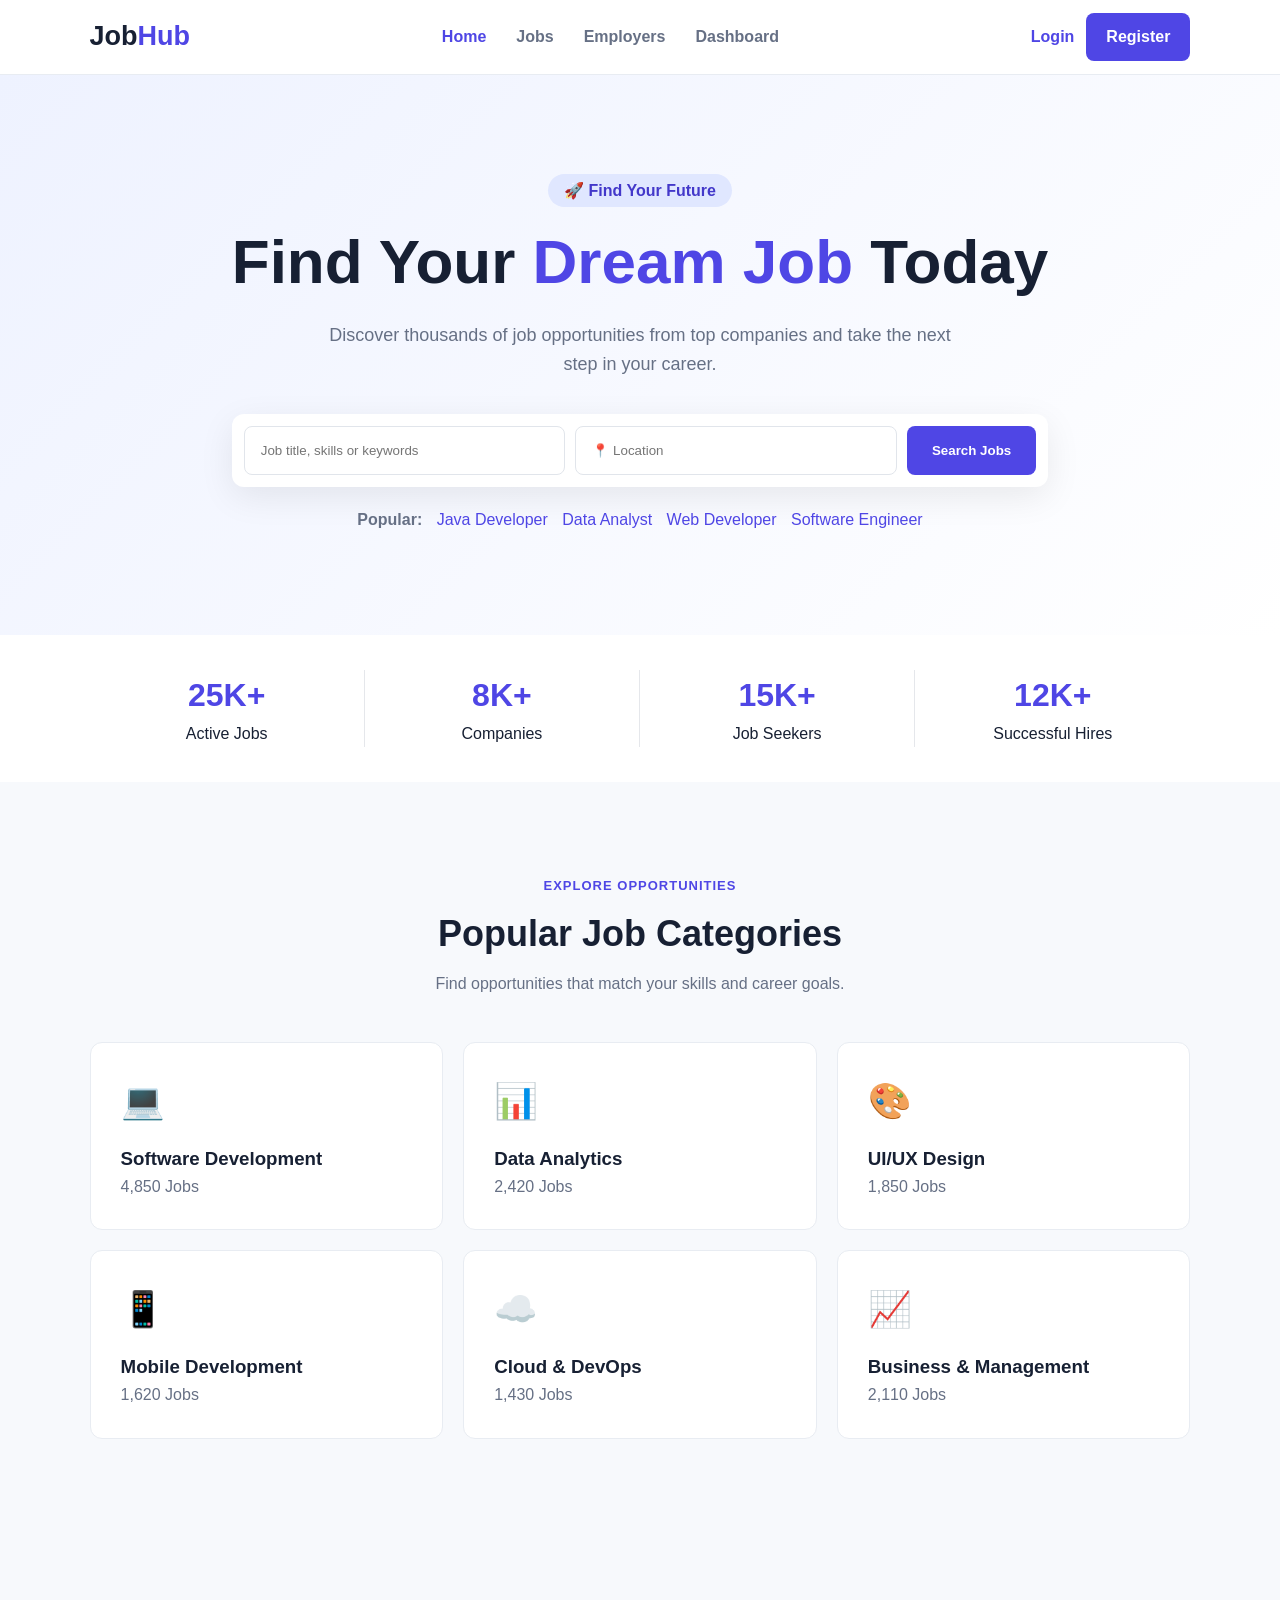
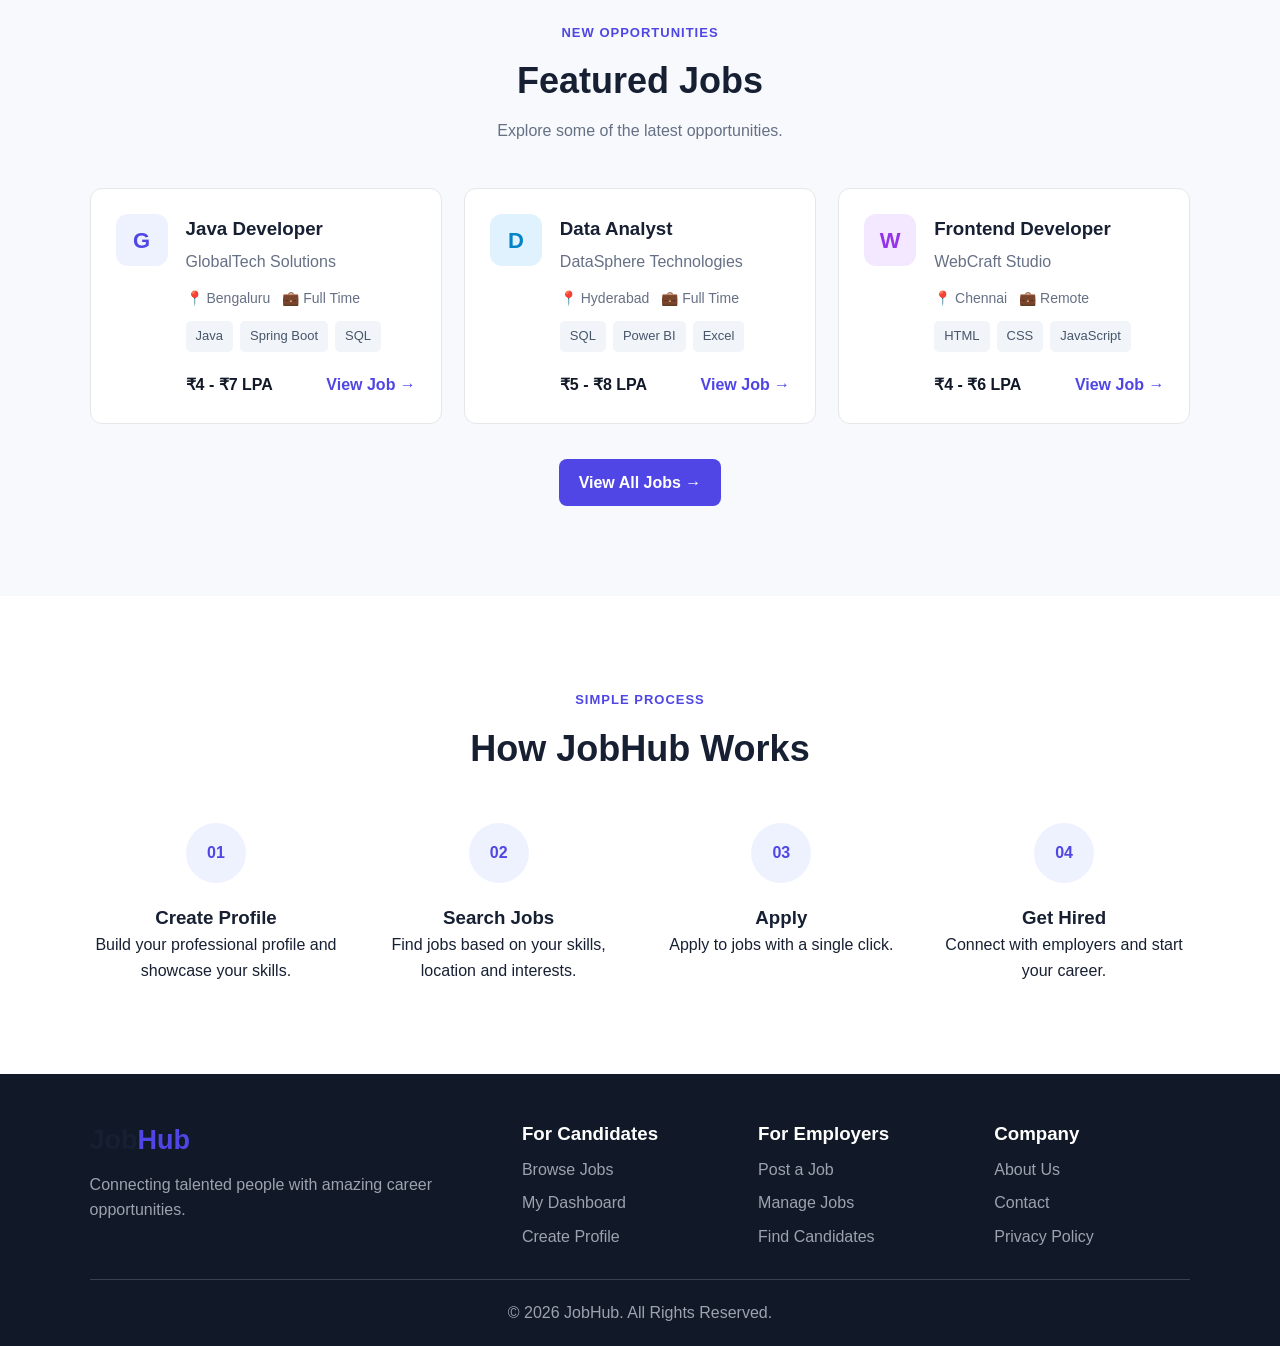
<file: job-portal/index.html>
<!DOCTYPE html>
<html lang="en">
<head>
    <meta charset="UTF-8">
    <meta name="viewport" content="width=device-width, initial-scale=1.0">
    <title>JobHub - Find Your Dream Job</title>
    <link rel="stylesheet" href="css/style.css">
</head>

<body>

<header class="navbar">
    <div class="logo">Job<span>Hub</span></div>

    <nav>
        <a href="index.html" class="active">Home</a>
        <a href="jobs.html">Jobs</a>
        <a href="employer.html">Employers</a>
        <a href="candidate.html">Dashboard</a>
    </nav>

    <div class="nav-buttons">
        <a href="login.html" class="login-btn">Login</a>
        <a href="register.html" class="register-btn">Register</a>
    </div>
</header>

<section class="hero">

    <div class="hero-content">

        <span class="hero-badge">🚀 Find Your Future</span>

        <h1>
            Find Your
            <span>Dream Job</span>
            Today
        </h1>

        <p>
            Discover thousands of job opportunities from top companies
            and take the next step in your career.
        </p>

        <div class="search-box">

            <input
                type="text"
                id="homeSearch"
                placeholder="Job title, skills or keywords"
            >

            <input
                type="text"
                id="homeLocation"
                placeholder="📍 Location"
            >

            <button onclick="searchJobs()">Search Jobs</button>

        </div>

        <div class="popular-searches">
            <strong>Popular:</strong>
            <span>Java Developer</span>
            <span>Data Analyst</span>
            <span>Web Developer</span>
            <span>Software Engineer</span>
        </div>

    </div>

</section>


<section class="stats">

    <div class="stat-card">
        <h2>25K+</h2>
        <p>Active Jobs</p>
    </div>

    <div class="stat-card">
        <h2>8K+</h2>
        <p>Companies</p>
    </div>

    <div class="stat-card">
        <h2>15K+</h2>
        <p>Job Seekers</p>
    </div>

    <div class="stat-card">
        <h2>12K+</h2>
        <p>Successful Hires</p>
    </div>

</section>


<section class="categories">

    <div class="section-heading">
        <span>EXPLORE OPPORTUNITIES</span>
        <h2>Popular Job Categories</h2>
        <p>Find opportunities that match your skills and career goals.</p>
    </div>

    <div class="category-grid">

        <div class="category-card">
            <div class="category-icon">💻</div>
            <h3>Software Development</h3>
            <p>4,850 Jobs</p>
        </div>

        <div class="category-card">
            <div class="category-icon">📊</div>
            <h3>Data Analytics</h3>
            <p>2,420 Jobs</p>
        </div>

        <div class="category-card">
            <div class="category-icon">🎨</div>
            <h3>UI/UX Design</h3>
            <p>1,850 Jobs</p>
        </div>

        <div class="category-card">
            <div class="category-icon">📱</div>
            <h3>Mobile Development</h3>
            <p>1,620 Jobs</p>
        </div>

        <div class="category-card">
            <div class="category-icon">☁️</div>
            <h3>Cloud & DevOps</h3>
            <p>1,430 Jobs</p>
        </div>

        <div class="category-card">
            <div class="category-icon">📈</div>
            <h3>Business & Management</h3>
            <p>2,110 Jobs</p>
        </div>

    </div>

</section>


<section class="featured-jobs">

    <div class="section-heading">
        <span>NEW OPPORTUNITIES</span>
        <h2>Featured Jobs</h2>
        <p>Explore some of the latest opportunities.</p>
    </div>

    <div class="job-grid">

        <div class="job-card">

            <div class="company-logo">G</div>

            <div class="job-info">
                <h3>Java Developer</h3>
                <p>GlobalTech Solutions</p>

                <div class="job-meta">
                    <span>📍 Bengaluru</span>
                    <span>💼 Full Time</span>
                </div>

                <div class="tags">
                    <span>Java</span>
                    <span>Spring Boot</span>
                    <span>SQL</span>
                </div>

                <div class="job-bottom">
                    <strong>₹4 - ₹7 LPA</strong>
                    <a href="job-details.html">View Job →</a>
                </div>
            </div>

        </div>


        <div class="job-card">

            <div class="company-logo blue">D</div>

            <div class="job-info">
                <h3>Data Analyst</h3>
                <p>DataSphere Technologies</p>

                <div class="job-meta">
                    <span>📍 Hyderabad</span>
                    <span>💼 Full Time</span>
                </div>

                <div class="tags">
                    <span>SQL</span>
                    <span>Power BI</span>
                    <span>Excel</span>
                </div>

                <div class="job-bottom">
                    <strong>₹5 - ₹8 LPA</strong>
                    <a href="job-details.html">View Job →</a>
                </div>
            </div>

        </div>


        <div class="job-card">

            <div class="company-logo purple">W</div>

            <div class="job-info">
                <h3>Frontend Developer</h3>
                <p>WebCraft Studio</p>

                <div class="job-meta">
                    <span>📍 Chennai</span>
                    <span>💼 Remote</span>
                </div>

                <div class="tags">
                    <span>HTML</span>
                    <span>CSS</span>
                    <span>JavaScript</span>
                </div>

                <div class="job-bottom">
                    <strong>₹4 - ₹6 LPA</strong>
                    <a href="job-details.html">View Job →</a>
                </div>
            </div>

        </div>

    </div>

    <div class="center-button">
        <a href="jobs.html" class="primary-btn">View All Jobs →</a>
    </div>

</section>


<section class="how-it-works">

    <div class="section-heading">
        <span>SIMPLE PROCESS</span>
        <h2>How JobHub Works</h2>
    </div>

    <div class="steps">

        <div class="step">
            <div class="step-number">01</div>
            <h3>Create Profile</h3>
            <p>Build your professional profile and showcase your skills.</p>
        </div>

        <div class="step">
            <div class="step-number">02</div>
            <h3>Search Jobs</h3>
            <p>Find jobs based on your skills, location and interests.</p>
        </div>

        <div class="step">
            <div class="step-number">03</div>
            <h3>Apply</h3>
            <p>Apply to jobs with a single click.</p>
        </div>

        <div class="step">
            <div class="step-number">04</div>
            <h3>Get Hired</h3>
            <p>Connect with employers and start your career.</p>
        </div>

    </div>

</section>


<footer>

    <div class="footer-content">

        <div>
            <div class="logo">Job<span>Hub</span></div>
            <p>
                Connecting talented people with amazing career opportunities.
            </p>
        </div>

        <div>
            <h3>For Candidates</h3>
            <a href="jobs.html">Browse Jobs</a>
            <a href="candidate.html">My Dashboard</a>
            <a href="register.html">Create Profile</a>
        </div>

        <div>
            <h3>For Employers</h3>
            <a href="employer.html">Post a Job</a>
            <a href="employer.html">Manage Jobs</a>
            <a href="employer.html">Find Candidates</a>
        </div>

        <div>
            <h3>Company</h3>
            <a href="#">About Us</a>
            <a href="#">Contact</a>
            <a href="#">Privacy Policy</a>
        </div>

    </div>

    <div class="copyright">
        © 2026 JobHub. All Rights Reserved.
    </div>

</footer>

<script src="js/script.js"></script>

</body>
</html>
</file>
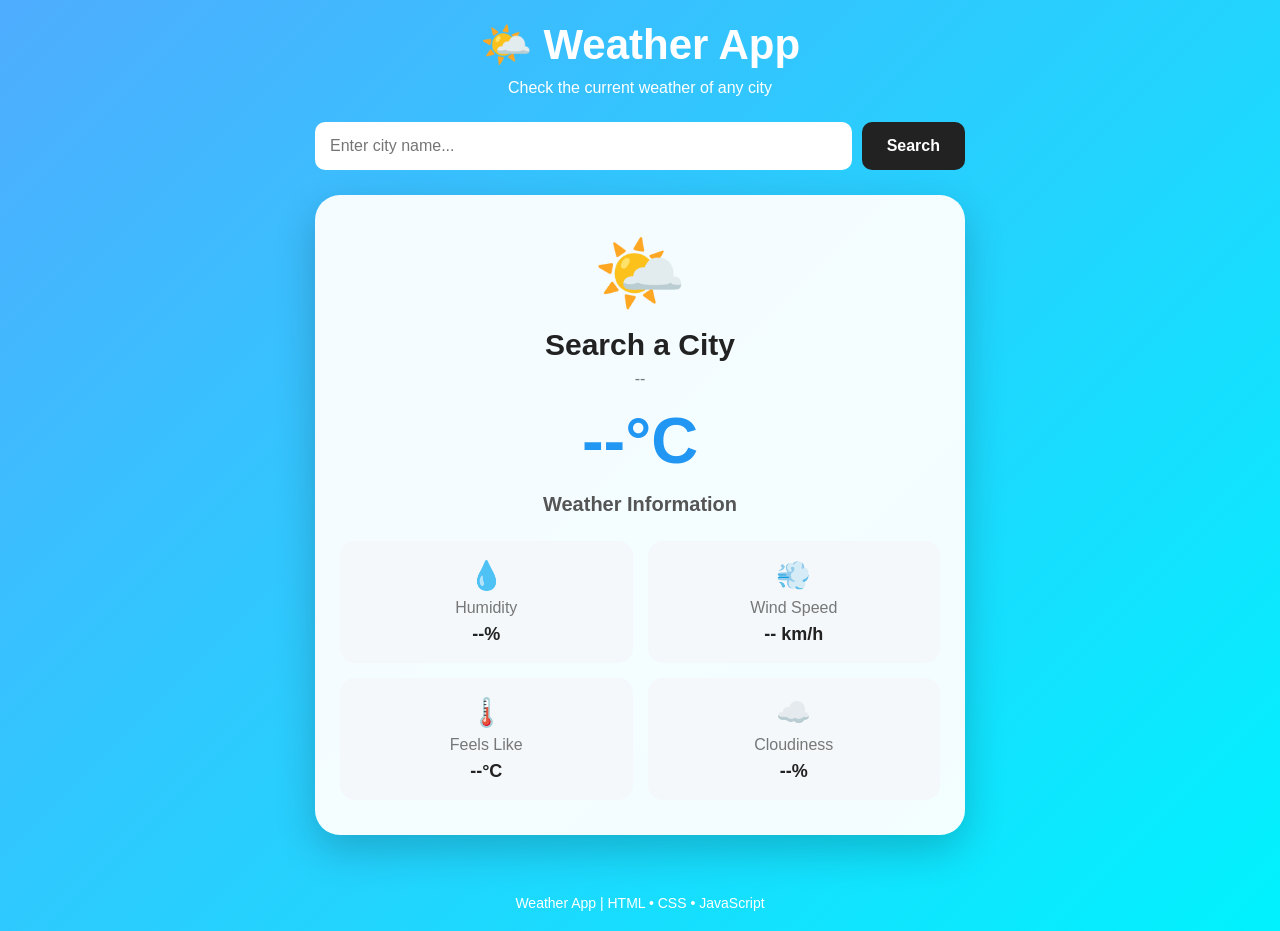
<file: weather-app/index.html>
<!DOCTYPE html>
<html lang="en">
<head>
    <meta charset="UTF-8">
    <meta name="viewport" content="width=device-width, initial-scale=1.0">

    <title>Weather App</title>

    <link rel="stylesheet" href="style.css">
</head>

<body>

    <div class="container">

        <h1>🌤️ Weather App</h1>

        <p class="subtitle">
            Check the current weather of any city
        </p>

        <div class="search-box">
            <input
                type="text"
                id="cityInput"
                placeholder="Enter city name..."
            >

            <button onclick="getWeather()">
                Search
            </button>
        </div>

        <div class="weather-card" id="weatherCard">

            <div class="weather-icon" id="weatherIcon">
                🌤️
            </div>

            <h2 id="cityName">Search a City</h2>

            <p id="date">--</p>

            <div class="temperature">
                <span id="temperature">--</span>°C
            </div>

            <h3 id="description">Weather information</h3>

            <div class="weather-details">

                <div class="detail">
                    <span>💧</span>
                    <p>Humidity</p>
                    <strong id="humidity">--%</strong>
                </div>

                <div class="detail">
                    <span>💨</span>
                    <p>Wind Speed</p>
                    <strong id="wind">-- km/h</strong>
                </div>

                <div class="detail">
                    <span>🌡️</span>
                    <p>Feels Like</p>
                    <strong id="feelsLike">--°C</strong>
                </div>

                <div class="detail">
                    <span>☁️</span>
                    <p>Cloudiness</p>
                    <strong id="clouds">--%</strong>
                </div>

            </div>

        </div>

        <p class="message" id="message"></p>

        <footer>
            Weather App | HTML • CSS • JavaScript
        </footer>

    </div>

    <script src="script.js"></script>

</body>
</html>
</file>
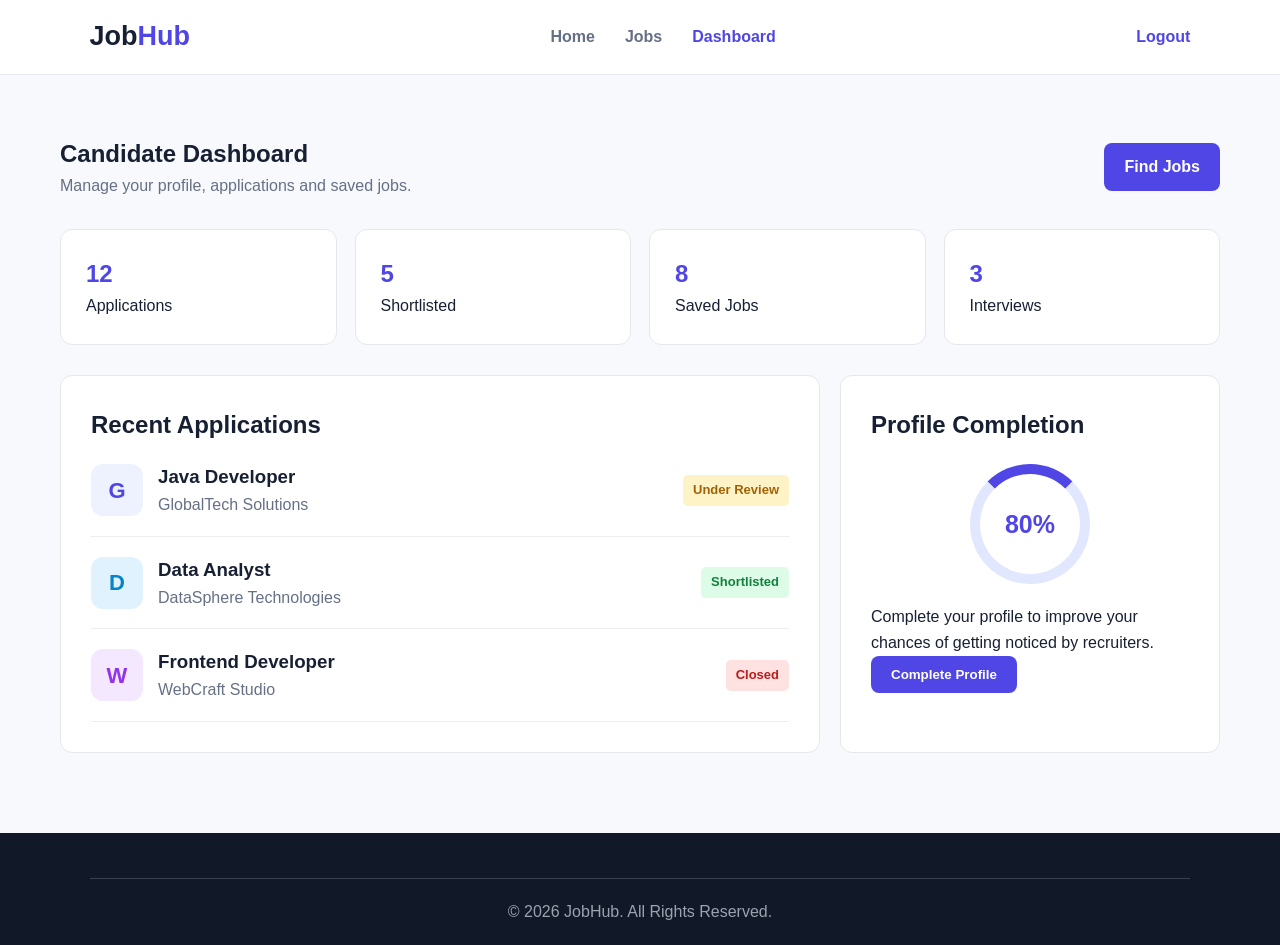
<file: job-portal/candidate.html>
<!DOCTYPE html>
<html lang="en">

<head>
    <meta charset="UTF-8">
    <meta name="viewport" content="width=device-width, initial-scale=1.0">
    <title>Candidate Dashboard - JobHub</title>
    <link rel="stylesheet" href="css/style.css">
</head>

<body>

<header class="navbar">

    <div class="logo">Job<span>Hub</span></div>

    <nav>
        <a href="index.html">Home</a>
        <a href="jobs.html">Jobs</a>
        <a href="candidate.html" class="active">Dashboard</a>
    </nav>

    <div class="nav-buttons">
        <a href="login.html" class="login-btn">Logout</a>
    </div>

</header>


<section class="dashboard">

    <div class="dashboard-header">

        <div>
            <h1>Candidate Dashboard</h1>
            <p>Manage your profile, applications and saved jobs.</p>
        </div>

        <a href="jobs.html" class="primary-btn">
            Find Jobs
        </a>

    </div>


    <div class="dashboard-stats">

        <div>
            <h2>12</h2>
            <p>Applications</p>
        </div>

        <div>
            <h2>5</h2>
            <p>Shortlisted</p>
        </div>

        <div>
            <h2>8</h2>
            <p>Saved Jobs</p>
        </div>

        <div>
            <h2>3</h2>
            <p>Interviews</p>
        </div>

    </div>


    <div class="dashboard-grid">

        <section class="dashboard-card">

            <h2>Recent Applications</h2>

            <div class="application-row">

                <div class="company-logo">G</div>

                <div>
                    <h3>Java Developer</h3>
                    <p>GlobalTech Solutions</p>
                </div>

                <span class="status pending">
                    Under Review
                </span>

            </div>


            <div class="application-row">

                <div class="company-logo blue">D</div>

                <div>
                    <h3>Data Analyst</h3>
                    <p>DataSphere Technologies</p>
                </div>

                <span class="status success">
                    Shortlisted
                </span>

            </div>


            <div class="application-row">

                <div class="company-logo purple">W</div>

                <div>
                    <h3>Frontend Developer</h3>
                    <p>WebCraft Studio</p>
                </div>

                <span class="status rejected">
                    Closed
                </span>

            </div>

        </section>


        <section class="dashboard-card">

            <h2>Profile Completion</h2>

            <div class="progress-circle">
                80%
            </div>

            <p>
                Complete your profile to improve your chances
                of getting noticed by recruiters.
            </p>

            <button class="primary-btn">
                Complete Profile
            </button>

        </section>

    </div>

</section>


<footer>

    <div class="copyright">
        © 2026 JobHub. All Rights Reserved.
    </div>

</footer>

</body>
</html>
</file>
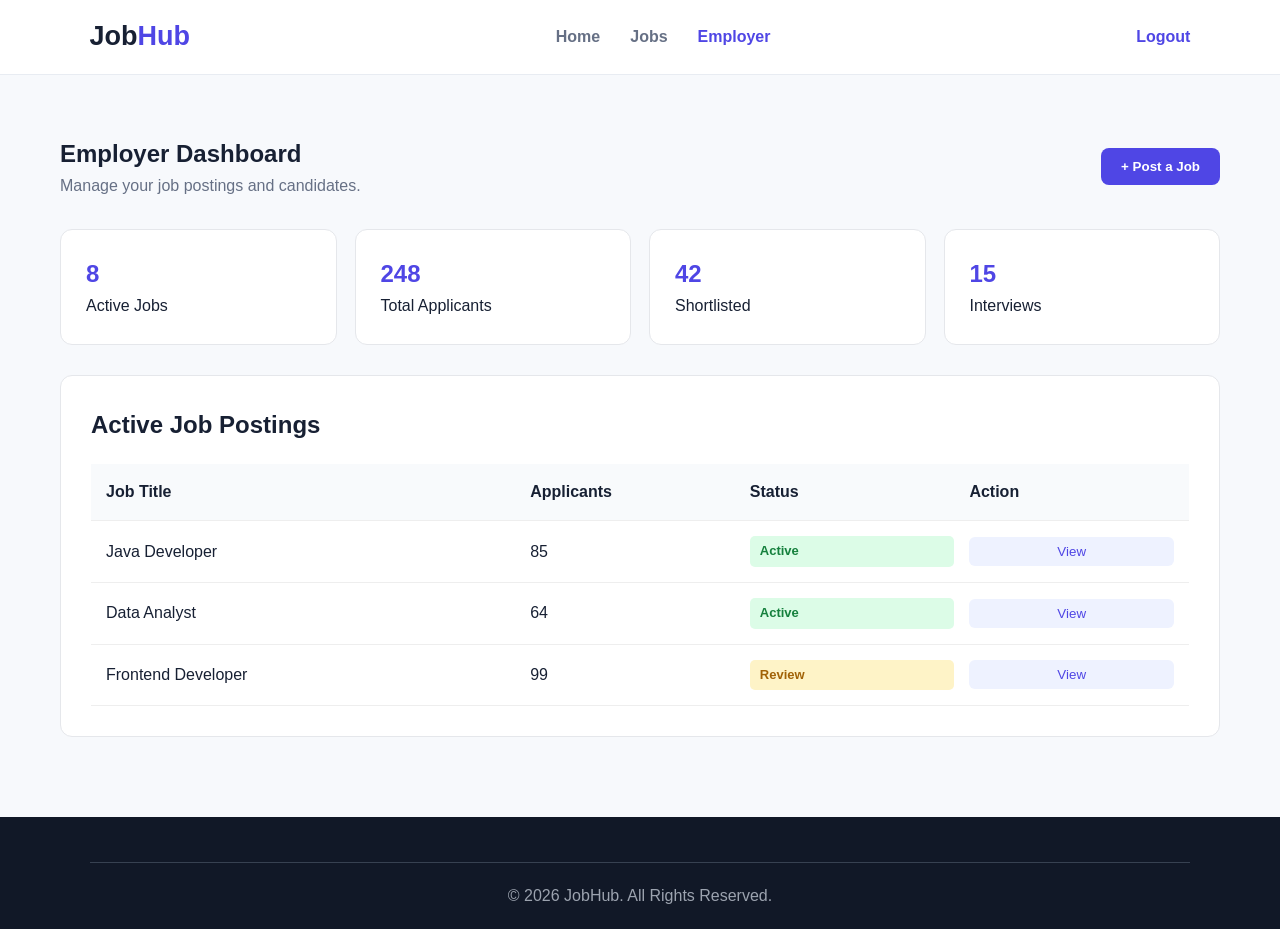
<file: job-portal/employer.html>
<!DOCTYPE html>
<html lang="en">

<head>
    <meta charset="UTF-8">
    <meta name="viewport" content="width=device-width, initial-scale=1.0">
    <title>Employer Dashboard - JobHub</title>
    <link rel="stylesheet" href="css/style.css">
</head>

<body>

<header class="navbar">

    <div class="logo">Job<span>Hub</span></div>

    <nav>
        <a href="index.html">Home</a>
        <a href="jobs.html">Jobs</a>
        <a href="employer.html" class="active">Employer</a>
    </nav>

    <div class="nav-buttons">
        <a href="login.html" class="login-btn">Logout</a>
    </div>

</header>


<section class="dashboard">

    <div class="dashboard-header">

        <div>
            <h1>Employer Dashboard</h1>
            <p>Manage your job postings and candidates.</p>
        </div>

        <button class="primary-btn" onclick="postJob()">
            + Post a Job
        </button>

    </div>


    <div class="dashboard-stats">

        <div>
            <h2>8</h2>
            <p>Active Jobs</p>
        </div>

        <div>
            <h2>248</h2>
            <p>Total Applicants</p>
        </div>

        <div>
            <h2>42</h2>
            <p>Shortlisted</p>
        </div>

        <div>
            <h2>15</h2>
            <p>Interviews</p>
        </div>

    </div>


    <section class="dashboard-card">

        <h2>Active Job Postings</h2>

        <div class="job-table">

            <div class="table-header">
                <span>Job Title</span>
                <span>Applicants</span>
                <span>Status</span>
                <span>Action</span>
            </div>


            <div class="table-row">

                <span>Java Developer</span>

                <span>85</span>

                <span class="status success">
                    Active
                </span>

                <button onclick="viewApplicants()">
                    View
                </button>

            </div>


            <div class="table-row">

                <span>Data Analyst</span>

                <span>64</span>

                <span class="status success">
                    Active
                </span>

                <button onclick="viewApplicants()">
                    View
                </button>

            </div>


            <div class="table-row">

                <span>Frontend Developer</span>

                <span>99</span>

                <span class="status pending">
                    Review
                </span>

                <button onclick="viewApplicants()">
                    View
                </button>

            </div>

        </div>

    </section>

</section>


<footer>

    <div class="copyright">
        © 2026 JobHub. All Rights Reserved.
    </div>

</footer>

<script src="js/script.js"></script>

</body>
</html>
</file>
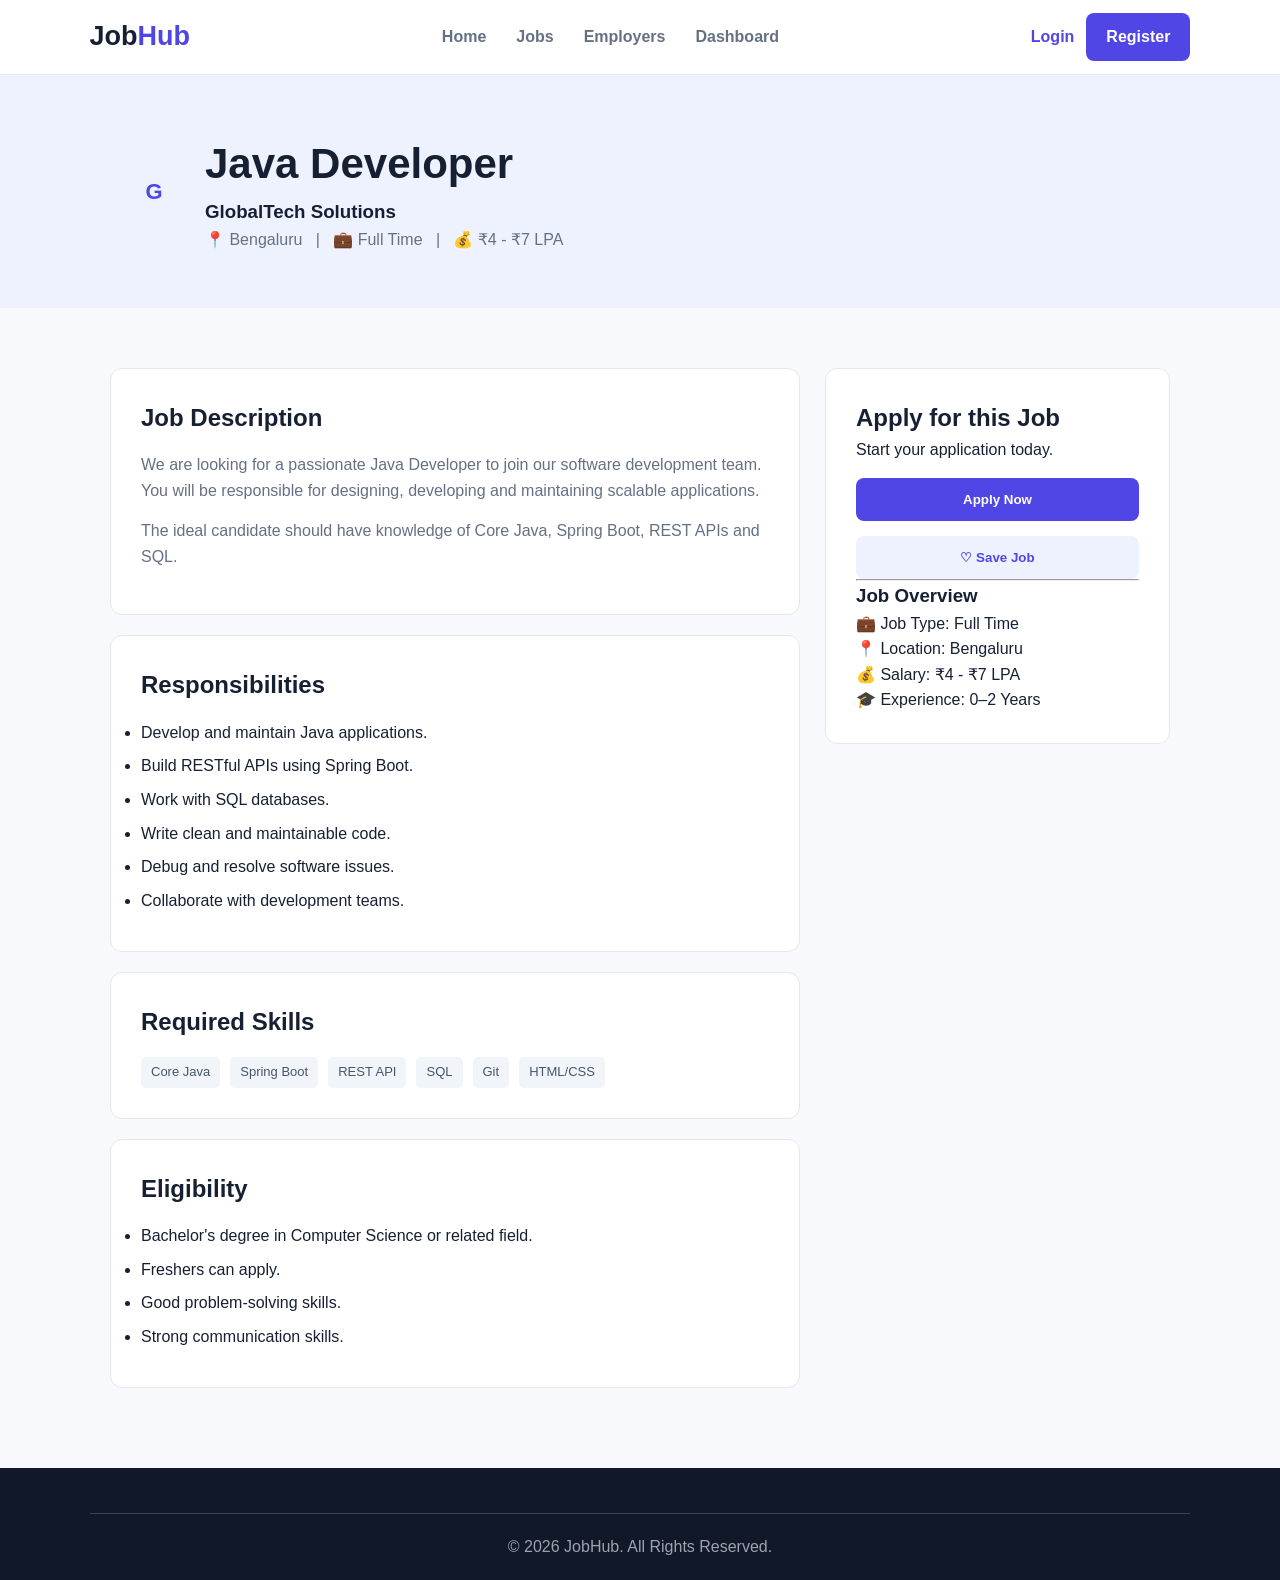
<file: job-portal/job-details.html>
<!DOCTYPE html>
<html lang="en">

<head>
    <meta charset="UTF-8">
    <meta name="viewport" content="width=device-width, initial-scale=1.0">
    <title>Java Developer - JobHub</title>
    <link rel="stylesheet" href="css/style.css">
</head>

<body>

<header class="navbar">

    <div class="logo">Job<span>Hub</span></div>

    <nav>
        <a href="index.html">Home</a>
        <a href="jobs.html">Jobs</a>
        <a href="employer.html">Employers</a>
        <a href="candidate.html">Dashboard</a>
    </nav>

    <div class="nav-buttons">
        <a href="login.html" class="login-btn">Login</a>
        <a href="register.html" class="register-btn">Register</a>
    </div>

</header>


<section class="job-detail-header">

    <div class="company-logo">G</div>

    <div>

        <h1>Java Developer</h1>

        <h3>GlobalTech Solutions</h3>

        <p>
            📍 Bengaluru &nbsp; | &nbsp;
            💼 Full Time &nbsp; | &nbsp;
            💰 ₹4 - ₹7 LPA
        </p>

    </div>

</section>


<main class="detail-container">

    <div class="detail-main">

        <section class="detail-card">

            <h2>Job Description</h2>

            <p>
                We are looking for a passionate Java Developer to join our
                software development team. You will be responsible for
                designing, developing and maintaining scalable applications.
            </p>

            <p>
                The ideal candidate should have knowledge of Core Java,
                Spring Boot, REST APIs and SQL.
            </p>

        </section>


        <section class="detail-card">

            <h2>Responsibilities</h2>

            <ul>
                <li>Develop and maintain Java applications.</li>
                <li>Build RESTful APIs using Spring Boot.</li>
                <li>Work with SQL databases.</li>
                <li>Write clean and maintainable code.</li>
                <li>Debug and resolve software issues.</li>
                <li>Collaborate with development teams.</li>
            </ul>

        </section>


        <section class="detail-card">

            <h2>Required Skills</h2>

            <div class="skill-list">
                <span>Core Java</span>
                <span>Spring Boot</span>
                <span>REST API</span>
                <span>SQL</span>
                <span>Git</span>
                <span>HTML/CSS</span>
            </div>

        </section>


        <section class="detail-card">

            <h2>Eligibility</h2>

            <ul>
                <li>Bachelor's degree in Computer Science or related field.</li>
                <li>Freshers can apply.</li>
                <li>Good problem-solving skills.</li>
                <li>Strong communication skills.</li>
            </ul>

        </section>

    </div>


    <aside class="application-card">

        <h2>Apply for this Job</h2>

        <p>
            Start your application today.
        </p>

        <button
            class="apply-btn"
            onclick="applyJob()">
            Apply Now
        </button>

        <button
            class="save-btn"
            onclick="saveJob()">
            ♡ Save Job
        </button>

        <hr>

        <h3>Job Overview</h3>

        <p>💼 Job Type: Full Time</p>
        <p>📍 Location: Bengaluru</p>
        <p>💰 Salary: ₹4 - ₹7 LPA</p>
        <p>🎓 Experience: 0–2 Years</p>

    </aside>

</main>


<footer>

    <div class="copyright">
        © 2026 JobHub. All Rights Reserved.
    </div>

</footer>

<script src="js/script.js"></script>

</body>
</html>
</file>
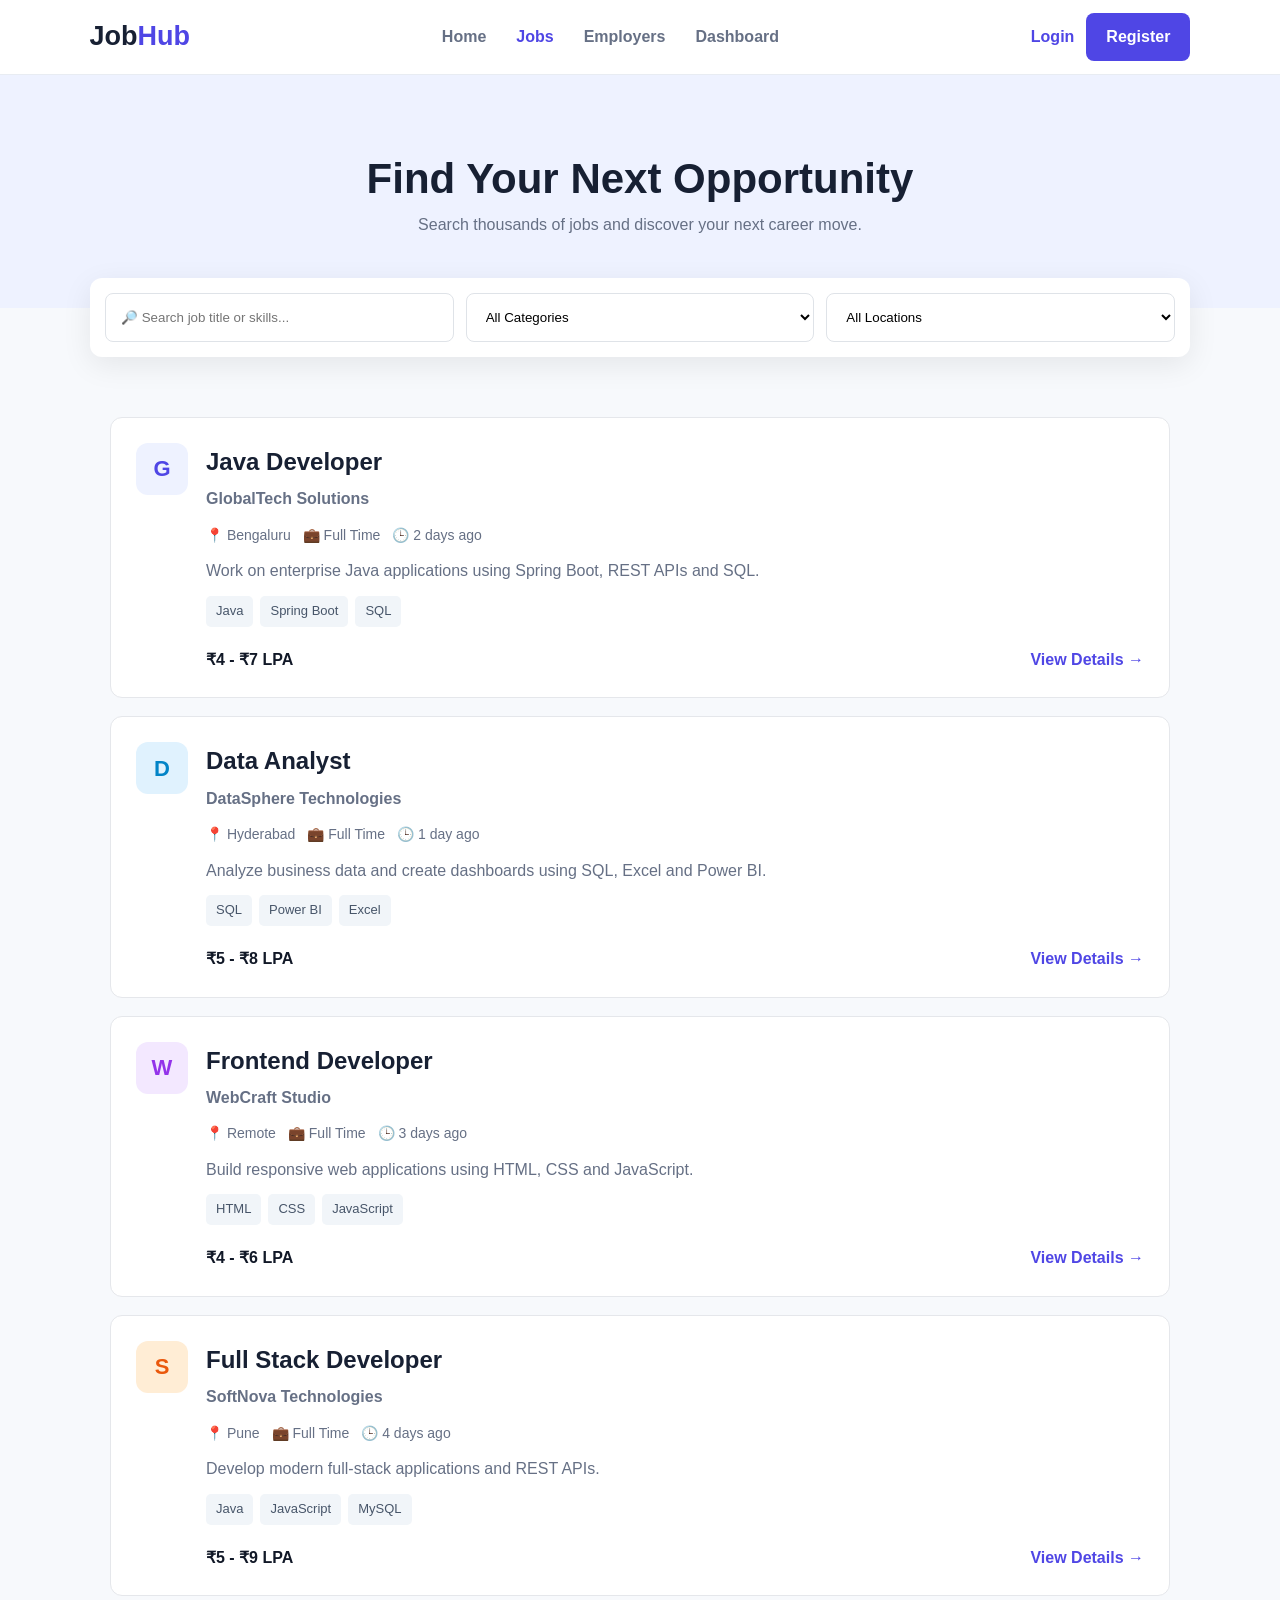
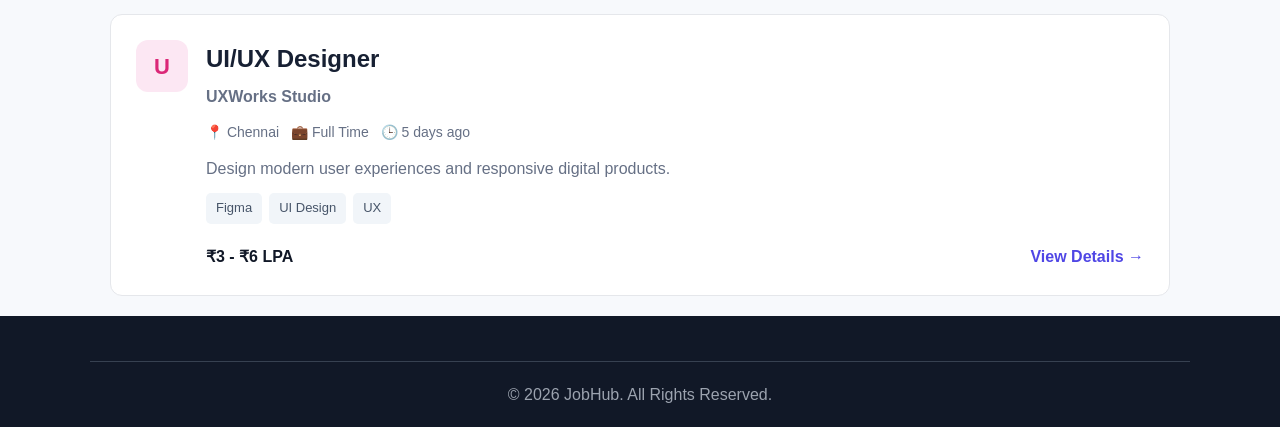
<file: job-portal/jobs.html>
<!DOCTYPE html>
<html lang="en">

<head>
    <meta charset="UTF-8">
    <meta name="viewport" content="width=device-width, initial-scale=1.0">
    <title>Browse Jobs - JobHub</title>
    <link rel="stylesheet" href="css/style.css">
</head>

<body>

<header class="navbar">

    <div class="logo">Job<span>Hub</span></div>

    <nav>
        <a href="index.html">Home</a>
        <a href="jobs.html" class="active">Jobs</a>
        <a href="employer.html">Employers</a>
        <a href="candidate.html">Dashboard</a>
    </nav>

    <div class="nav-buttons">
        <a href="login.html" class="login-btn">Login</a>
        <a href="register.html" class="register-btn">Register</a>
    </div>

</header>


<section class="page-header">

    <h1>Find Your Next Opportunity</h1>

    <p>
        Search thousands of jobs and discover your next career move.
    </p>

</section>


<section class="job-search">

    <input
        type="text"
        id="jobSearch"
        placeholder="🔎 Search job title or skills..."
        onkeyup="filterJobs()"
    >

    <select id="categoryFilter" onchange="filterJobs()">
        <option value="">All Categories</option>
        <option value="Software">Software Development</option>
        <option value="Data">Data Analytics</option>
        <option value="Design">Design</option>
        <option value="Marketing">Marketing</option>
    </select>

    <select id="locationFilter" onchange="filterJobs()">
        <option value="">All Locations</option>
        <option value="Bengaluru">Bengaluru</option>
        <option value="Hyderabad">Hyderabad</option>
        <option value="Chennai">Chennai</option>
        <option value="Pune">Pune</option>
        <option value="Remote">Remote</option>
    </select>

</section>


<main class="jobs-container">

    <div class="jobs-list" id="jobsList">


        <article class="job-item" data-category="Software" data-location="Bengaluru">

            <div class="company-logo">G</div>

            <div class="job-content">

                <h2>Java Developer</h2>

                <h4>GlobalTech Solutions</h4>

                <div class="job-meta">
                    <span>📍 Bengaluru</span>
                    <span>💼 Full Time</span>
                    <span>🕒 2 days ago</span>
                </div>

                <p>
                    Work on enterprise Java applications using Spring Boot,
                    REST APIs and SQL.
                </p>

                <div class="tags">
                    <span>Java</span>
                    <span>Spring Boot</span>
                    <span>SQL</span>
                </div>

                <div class="job-footer">
                    <strong>₹4 - ₹7 LPA</strong>
                    <a href="job-details.html">View Details →</a>
                </div>

            </div>

        </article>


        <article class="job-item" data-category="Data" data-location="Hyderabad">

            <div class="company-logo blue">D</div>

            <div class="job-content">

                <h2>Data Analyst</h2>

                <h4>DataSphere Technologies</h4>

                <div class="job-meta">
                    <span>📍 Hyderabad</span>
                    <span>💼 Full Time</span>
                    <span>🕒 1 day ago</span>
                </div>

                <p>
                    Analyze business data and create dashboards using
                    SQL, Excel and Power BI.
                </p>

                <div class="tags">
                    <span>SQL</span>
                    <span>Power BI</span>
                    <span>Excel</span>
                </div>

                <div class="job-footer">
                    <strong>₹5 - ₹8 LPA</strong>
                    <a href="job-details.html">View Details →</a>
                </div>

            </div>

        </article>


        <article class="job-item" data-category="Software" data-location="Remote">

            <div class="company-logo purple">W</div>

            <div class="job-content">

                <h2>Frontend Developer</h2>

                <h4>WebCraft Studio</h4>

                <div class="job-meta">
                    <span>📍 Remote</span>
                    <span>💼 Full Time</span>
                    <span>🕒 3 days ago</span>
                </div>

                <p>
                    Build responsive web applications using HTML,
                    CSS and JavaScript.
                </p>

                <div class="tags">
                    <span>HTML</span>
                    <span>CSS</span>
                    <span>JavaScript</span>
                </div>

                <div class="job-footer">
                    <strong>₹4 - ₹6 LPA</strong>
                    <a href="job-details.html">View Details →</a>
                </div>

            </div>

        </article>


        <article class="job-item" data-category="Software" data-location="Pune">

            <div class="company-logo orange">S</div>

            <div class="job-content">

                <h2>Full Stack Developer</h2>

                <h4>SoftNova Technologies</h4>

                <div class="job-meta">
                    <span>📍 Pune</span>
                    <span>💼 Full Time</span>
                    <span>🕒 4 days ago</span>
                </div>

                <p>
                    Develop modern full-stack applications and REST APIs.
                </p>

                <div class="tags">
                    <span>Java</span>
                    <span>JavaScript</span>
                    <span>MySQL</span>
                </div>

                <div class="job-footer">
                    <strong>₹5 - ₹9 LPA</strong>
                    <a href="job-details.html">View Details →</a>
                </div>

            </div>

        </article>


        <article class="job-item" data-category="Design" data-location="Chennai">

            <div class="company-logo pink">U</div>

            <div class="job-content">

                <h2>UI/UX Designer</h2>

                <h4>UXWorks Studio</h4>

                <div class="job-meta">
                    <span>📍 Chennai</span>
                    <span>💼 Full Time</span>
                    <span>🕒 5 days ago</span>
                </div>

                <p>
                    Design modern user experiences and responsive
                    digital products.
                </p>

                <div class="tags">
                    <span>Figma</span>
                    <span>UI Design</span>
                    <span>UX</span>
                </div>

                <div class="job-footer">
                    <strong>₹3 - ₹6 LPA</strong>
                    <a href="job-details.html">View Details →</a>
                </div>

            </div>

        </article>

    </div>

</main>


<footer>

    <div class="copyright">
        © 2026 JobHub. All Rights Reserved.
    </div>

</footer>

<script src="js/script.js"></script>

</body>
</html>
</file>
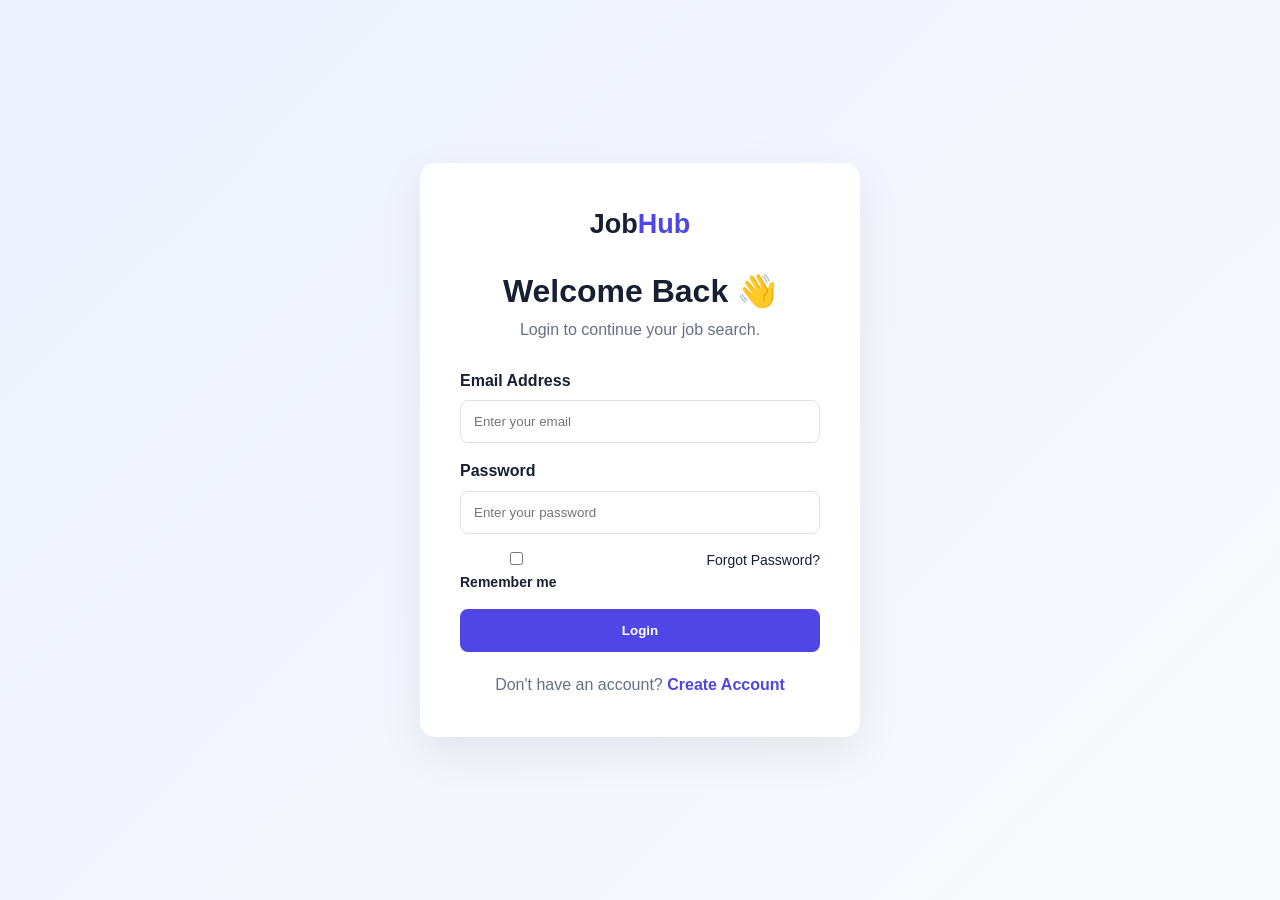
<file: job-portal/login.html>
<!DOCTYPE html>
<html lang="en">

<head>
    <meta charset="UTF-8">
    <meta name="viewport" content="width=device-width, initial-scale=1.0">
    <title>Login - JobHub</title>
    <link rel="stylesheet" href="css/style.css">
</head>

<body class="auth-body">

<div class="auth-container">

    <div class="auth-box">

        <div class="logo">Job<span>Hub</span></div>

        <h1>Welcome Back 👋</h1>

        <p>Login to continue your job search.</p>

        <form onsubmit="loginUser(event)">

            <label>Email Address</label>

            <input
                type="email"
                id="loginEmail"
                placeholder="Enter your email"
                required
            >

            <label>Password</label>

            <input
                type="password"
                id="loginPassword"
                placeholder="Enter your password"
                required
            >

            <div class="form-options">

                <label>
                    <input type="checkbox">
                    Remember me
                </label>

                <a href="#">Forgot Password?</a>

            </div>

            <button type="submit" class="auth-btn">
                Login
            </button>

        </form>

        <p class="auth-link">
            Don't have an account?
            <a href="register.html">Create Account</a>
        </p>

    </div>

</div>

<script src="js/script.js"></script>

</body>
</html>
</file>
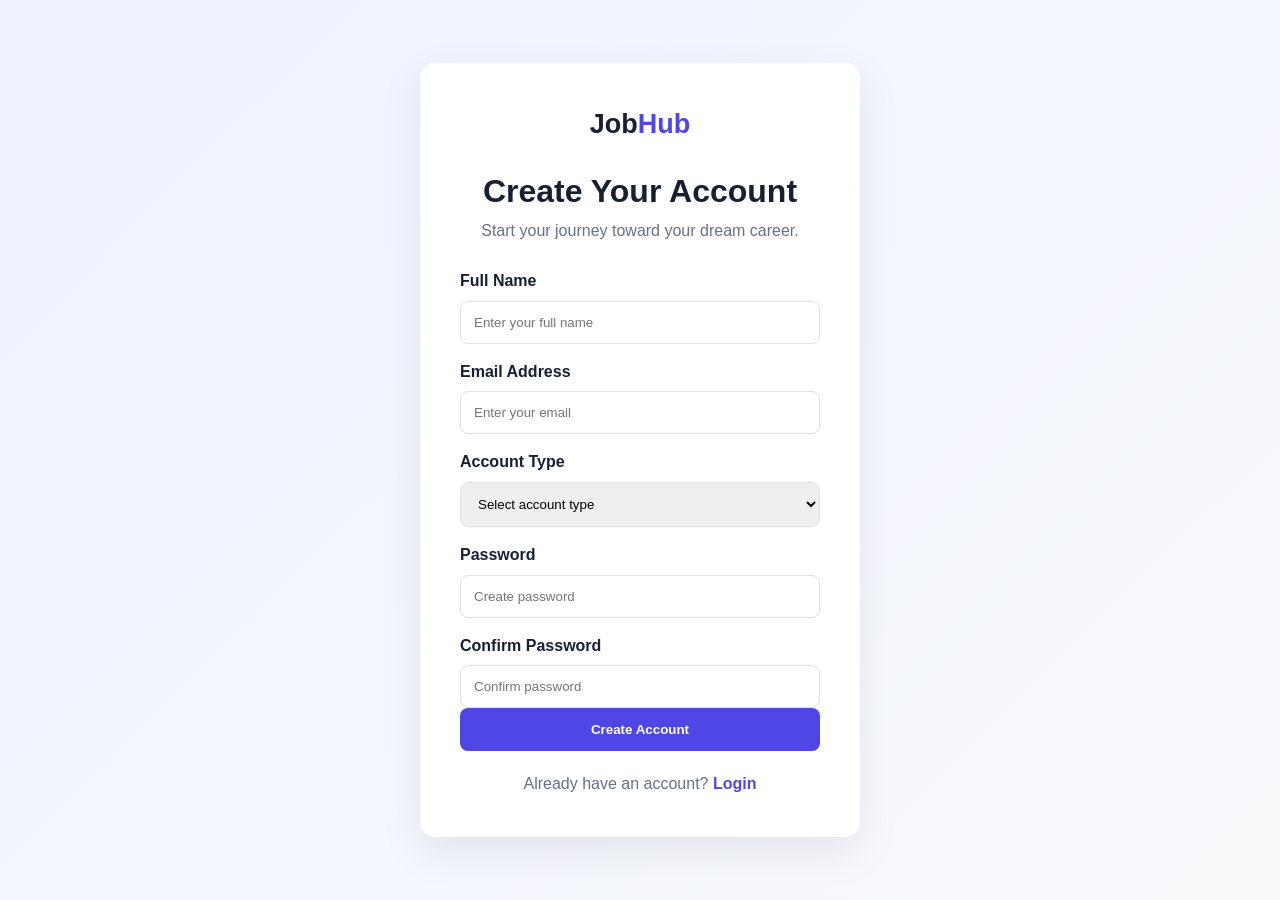
<file: job-portal/register.html>
<!DOCTYPE html>
<html lang="en">

<head>
    <meta charset="UTF-8">
    <meta name="viewport" content="width=device-width, initial-scale=1.0">
    <title>Create Account - JobHub</title>
    <link rel="stylesheet" href="css/style.css">
</head>

<body class="auth-body">

<div class="auth-container">

    <div class="auth-box">

        <div class="logo">Job<span>Hub</span></div>

        <h1>Create Your Account</h1>

        <p>Start your journey toward your dream career.</p>

        <form onsubmit="registerUser(event)">

            <label>Full Name</label>

            <input
                type="text"
                placeholder="Enter your full name"
                required
            >

            <label>Email Address</label>

            <input
                type="email"
                placeholder="Enter your email"
                required
            >

            <label>Account Type</label>

            <select required>

                <option value="">Select account type</option>
                <option>Job Seeker</option>
                <option>Employer</option>

            </select>

            <label>Password</label>

            <input
                type="password"
                placeholder="Create password"
                required
            >

            <label>Confirm Password</label>

            <input
                type="password"
                placeholder="Confirm password"
                required
            >

            <button type="submit" class="auth-btn">
                Create Account
            </button>

        </form>

        <p class="auth-link">
            Already have an account?
            <a href="login.html">Login</a>
        </p>

    </div>

</div>

<script src="js/script.js"></script>

</body>
</html>
</file>
<file: job-portal/css/style.css>
* {
    margin: 0;
    padding: 0;
    box-sizing: border-box;
}

html {
    scroll-behavior: smooth;
}

body {
    font-family: Arial, Helvetica, sans-serif;
    background: #f7f9fc;
    color: #172033;
    line-height: 1.6;
}

a {
    text-decoration: none;
    color: inherit;
}

.navbar {
    height: 75px;
    background: white;
    display: flex;
    align-items: center;
    justify-content: space-between;
    padding: 0 7%;
    border-bottom: 1px solid #e8ecf2;
    position: sticky;
    top: 0;
    z-index: 100;
}

.logo {
    font-size: 27px;
    font-weight: 800;
    color: #172033;
}

.logo span {
    color: #4f46e5;
}

nav {
    display: flex;
    gap: 30px;
}

nav a {
    font-weight: 600;
    color: #667085;
}

nav a:hover,
nav a.active {
    color: #4f46e5;
}

.nav-buttons {
    display: flex;
    align-items: center;
    gap: 12px;
}

.login-btn {
    color: #4f46e5;
    font-weight: 600;
}

.register-btn,
.primary-btn {
    background: #4f46e5;
    color: white;
    padding: 11px 20px;
    border-radius: 8px;
    border: none;
    cursor: pointer;
    display: inline-block;
    font-weight: 700;
}

.register-btn:hover,
.primary-btn:hover {
    background: #3730a3;
}


.hero {
    min-height: 560px;
    display: flex;
    align-items: center;
    padding: 70px 7%;
    background: linear-gradient(135deg, #eef2ff, #ffffff);
}

.hero-content {
    max-width: 950px;
    margin: auto;
    text-align: center;
}

.hero-badge {
    background: #e0e7ff;
    color: #4338ca;
    padding: 8px 16px;
    border-radius: 30px;
    font-weight: 700;
}

.hero h1 {
    font-size: 62px;
    line-height: 1.1;
    margin: 25px 0;
}

.hero h1 span {
    color: #4f46e5;
}

.hero p {
    max-width: 650px;
    margin: auto;
    color: #667085;
    font-size: 18px;
}

.search-box {
    background: white;
    padding: 12px;
    margin: 35px auto 20px;
    max-width: 900px;
    display: flex;
    gap: 10px;
    border-radius: 12px;
    box-shadow: 0 10px 35px rgba(0,0,0,0.08);
}

.search-box input {
    flex: 1;
    padding: 16px;
    border: 1px solid #e1e5eb;
    border-radius: 8px;
    outline: none;
}

.search-box button {
    padding: 15px 25px;
    background: #4f46e5;
    color: white;
    border: none;
    border-radius: 8px;
    font-weight: bold;
    cursor: pointer;
}

.popular-searches {
    color: #667085;
}

.popular-searches span {
    margin-left: 10px;
    color: #4f46e5;
}


.stats {
    display: grid;
    grid-template-columns: repeat(4, 1fr);
    background: white;
    padding: 35px 7%;
    text-align: center;
}

.stat-card {
    border-right: 1px solid #e5e7eb;
}

.stat-card:last-child {
    border-right: none;
}

.stat-card h2 {
    color: #4f46e5;
    font-size: 32px;
}


.categories,
.featured-jobs,
.how-it-works {
    padding: 90px 7%;
}

.section-heading {
    text-align: center;
    margin-bottom: 45px;
}

.section-heading span {
    color: #4f46e5;
    font-size: 13px;
    font-weight: 800;
    letter-spacing: 1px;
}

.section-heading h2 {
    font-size: 36px;
    margin: 8px 0;
}

.section-heading p {
    color: #667085;
}


.category-grid {
    display: grid;
    grid-template-columns: repeat(3, 1fr);
    gap: 20px;
}

.category-card {
    background: white;
    padding: 30px;
    border-radius: 12px;
    border: 1px solid #e8ecf2;
    transition: 0.3s;
}

.category-card:hover {
    transform: translateY(-5px);
    box-shadow: 0 12px 30px rgba(0,0,0,0.08);
}

.category-icon {
    font-size: 35px;
    margin-bottom: 15px;
}

.category-card p {
    color: #667085;
}


.job-grid {
    display: grid;
    grid-template-columns: repeat(3, 1fr);
    gap: 22px;
}

.job-card,
.job-item {
    background: white;
    border: 1px solid #e5e7eb;
    border-radius: 12px;
    padding: 25px;
    display: flex;
    gap: 18px;
}

.job-card:hover,
.job-item:hover {
    box-shadow: 0 12px 30px rgba(0,0,0,0.07);
}

.company-logo {
    min-width: 52px;
    height: 52px;
    border-radius: 12px;
    background: #eef2ff;
    color: #4f46e5;
    display: flex;
    align-items: center;
    justify-content: center;
    font-size: 22px;
    font-weight: bold;
}

.company-logo.blue {
    background: #e0f2fe;
    color: #0284c7;
}

.company-logo.purple {
    background: #f3e8ff;
    color: #9333ea;
}

.company-logo.orange {
    background: #ffedd5;
    color: #ea580c;
}

.company-logo.pink {
    background: #fce7f3;
    color: #db2777;
}

.job-info {
    flex: 1;
}

.job-info h3,
.job-content h2 {
    margin-bottom: 5px;
}

.job-info p,
.job-content h4 {
    color: #667085;
}

.job-meta {
    display: flex;
    flex-wrap: wrap;
    gap: 12px;
    color: #667085;
    font-size: 14px;
    margin: 12px 0;
}

.tags {
    display: flex;
    flex-wrap: wrap;
    gap: 7px;
}

.tags span,
.skill-list span {
    background: #f1f5f9;
    color: #475569;
    padding: 5px 10px;
    border-radius: 5px;
    font-size: 13px;
}

.job-bottom,
.job-footer {
    display: flex;
    justify-content: space-between;
    align-items: center;
    margin-top: 20px;
}

.job-bottom strong,
.job-footer strong {
    color: #111827;
}

.job-bottom a,
.job-footer a {
    color: #4f46e5;
    font-weight: 700;
}

.center-button {
    text-align: center;
    margin-top: 35px;
}


.how-it-works {
    background: white;
}

.steps {
    display: grid;
    grid-template-columns: repeat(4, 1fr);
    gap: 30px;
}

.step {
    text-align: center;
}

.step-number {
    width: 60px;
    height: 60px;
    border-radius: 50%;
    background: #eef2ff;
    color: #4f46e5;
    display: flex;
    justify-content: center;
    align-items: center;
    margin: 0 auto 20px;
    font-weight: bold;
}


.page-header {
    background: #eef2ff;
    padding: 70px 7%;
    text-align: center;
}

.page-header h1 {
    font-size: 42px;
}

.page-header p {
    color: #667085;
}


.job-search {
    max-width: 1100px;
    margin: -30px auto 40px;
    background: white;
    padding: 15px;
    border-radius: 12px;
    box-shadow: 0 8px 30px rgba(0,0,0,0.08);
    display: flex;
    gap: 12px;
}

.job-search input,
.job-search select {
    flex: 1;
    padding: 15px;
    border: 1px solid #dfe3e8;
    border-radius: 8px;
    background: white;
}

.jobs-container {
    max-width: 1100px;
    margin: auto;
    padding: 20px;
}

.jobs-list {
    display: flex;
    flex-direction: column;
    gap: 18px;
}

.job-item {
    width: 100%;
}

.job-content {
    width: 100%;
}

.job-content p {
    color: #667085;
    margin: 12px 0;
}


.job-detail-header {
    background: #eef2ff;
    padding: 55px 10%;
    display: flex;
    align-items: center;
    gap: 25px;
}

.job-detail-header h1 {
    font-size: 42px;
}

.job-detail-header p {
    color: #667085;
}

.detail-container {
    max-width: 1100px;
    margin: 40px auto;
    display: grid;
    grid-template-columns: 2fr 1fr;
    gap: 25px;
    padding: 20px;
}

.detail-card,
.application-card,
.dashboard-card {
    background: white;
    padding: 30px;
    border-radius: 12px;
    border: 1px solid #e5e7eb;
    margin-bottom: 20px;
}

.detail-card h2 {
    margin-bottom: 15px;
}

.detail-card p {
    color: #667085;
    margin-bottom: 15px;
}

.detail-card li {
    margin: 8px 0;
}

.skill-list {
    display: flex;
    flex-wrap: wrap;
    gap: 10px;
}

.application-card {
    height: fit-content;
    position: sticky;
    top: 100px;
}

.apply-btn,
.save-btn {
    width: 100%;
    padding: 14px;
    border-radius: 8px;
    border: none;
    margin-top: 15px;
    cursor: pointer;
    font-weight: bold;
}

.apply-btn {
    background: #4f46e5;
    color: white;
}

.save-btn {
    background: #eef2ff;
    color: #4f46e5;
}


.auth-body {
    min-height: 100vh;
    background: linear-gradient(135deg, #eef2ff, #f8fafc);
    display: flex;
    align-items: center;
    justify-content: center;
}

.auth-container {
    width: 100%;
    max-width: 480px;
    padding: 20px;
}

.auth-box {
    background: white;
    padding: 40px;
    border-radius: 15px;
    box-shadow: 0 15px 45px rgba(0,0,0,0.08);
}

.auth-box .logo {
    text-align: center;
    margin-bottom: 20px;
}

.auth-box h1 {
    text-align: center;
}

.auth-box > p {
    text-align: center;
    color: #667085;
}

.auth-box form {
    margin-top: 25px;
}

.auth-box label {
    display: block;
    margin: 15px 0 7px;
    font-weight: 600;
}

.auth-box input,
.auth-box select {
    width: 100%;
    padding: 13px;
    border: 1px solid #dfe3e8;
    border-radius: 8px;
}

.form-options {
    display: flex;
    justify-content: space-between;
    margin: 15px 0;
    font-size: 14px;
}

.form-options label {
    margin: 0;
}

.auth-btn {
    width: 100%;
    padding: 14px;
    background: #4f46e5;
    color: white;
    border: none;
    border-radius: 8px;
    cursor: pointer;
    font-weight: bold;
}

.auth-link {
    margin-top: 20px;
}

.auth-link a {
    color: #4f46e5;
    font-weight: bold;
}


.dashboard {
    max-width: 1200px;
    margin: auto;
    padding: 60px 20px;
}

.dashboard-header {
    display: flex;
    justify-content: space-between;
    align-items: center;
    margin-bottom: 30px;
}

.dashboard-header p {
    color: #667085;
}

.dashboard-stats {
    display: grid;
    grid-template-columns: repeat(4, 1fr);
    gap: 18px;
    margin-bottom: 30px;
}

.dashboard-stats > div {
    background: white;
    padding: 25px;
    border: 1px solid #e5e7eb;
    border-radius: 12px;
}

.dashboard-stats h2 {
    color: #4f46e5;
}

.dashboard-grid {
    display: grid;
    grid-template-columns: 2fr 1fr;
    gap: 20px;
}

.application-row {
    display: flex;
    align-items: center;
    gap: 15px;
    padding: 18px 0;
    border-bottom: 1px solid #eee;
}

.application-row > div:nth-child(2) {
    flex: 1;
}

.application-row p {
    color: #667085;
}

.status {
    padding: 5px 10px;
    border-radius: 5px;
    font-size: 13px;
    font-weight: bold;
}

.status.success {
    background: #dcfce7;
    color: #15803d;
}

.status.pending {
    background: #fef3c7;
    color: #a16207;
}

.status.rejected {
    background: #fee2e2;
    color: #b91c1c;
}

.progress-circle {
    width: 120px;
    height: 120px;
    border: 10px solid #e0e7ff;
    border-top-color: #4f46e5;
    border-radius: 50%;
    display: flex;
    align-items: center;
    justify-content: center;
    font-size: 25px;
    font-weight: bold;
    color: #4f46e5;
    margin: 20px auto;
}

.job-table {
    margin-top: 20px;
}

.table-header,
.table-row {
    display: grid;
    grid-template-columns: 2fr 1fr 1fr 1fr;
    gap: 15px;
    padding: 15px;
    border-bottom: 1px solid #eee;
    align-items: center;
}

.table-header {
    font-weight: bold;
    background: #f8fafc;
}

.table-row button {
    background: #eef2ff;
    color: #4f46e5;
    border: none;
    padding: 7px 12px;
    border-radius: 6px;
    cursor: pointer;
}


footer {
    background: #111827;
    color: white;
    padding: 45px 7% 20px;
}

.footer-content {
    display: grid;
    grid-template-columns: 2fr 1fr 1fr 1fr;
    gap: 40px;
    margin-bottom: 30px;
}

.footer-content p {
    color: #9ca3af;
    margin-top: 10px;
}

.footer-content a {
    display: block;
    color: #9ca3af;
    margin-top: 8px;
}

.copyright {
    border-top: 1px solid #374151;
    padding-top: 20px;
    text-align: center;
    color: #9ca3af;
}


@media (max-width: 900px) {

    nav {
        display: none;
    }

    .hero h1 {
        font-size: 45px;
    }

    .search-box {
        flex-direction: column;
    }

    .stats,
    .category-grid,
    .job-grid,
    .steps,
    .dashboard-stats {
        grid-template-columns: repeat(2, 1fr);
    }

    .detail-container,
    .dashboard-grid {
        grid-template-columns: 1fr;
    }

    .application-card {
        position: static;
    }

    .footer-content {
        grid-template-columns: repeat(2, 1fr);
    }
}


@media (max-width: 600px) {

    .navbar {
        padding: 0 5%;
    }

    .nav-buttons {
        display: none;
    }

    .hero {
        padding: 60px 5%;
    }

    .hero h1 {
        font-size: 38px;
    }

    .stats,
    .category-grid,
    .job-grid,
    .steps,
    .dashboard-stats {
        grid-template-columns: 1fr;
    }

    .stat-card {
        border-right: none;
        border-bottom: 1px solid #eee;
        padding: 15px;
    }

    .job-search {
        margin: 20px;
        flex-direction: column;
    }

    .footer-content {
        grid-template-columns: 1fr;
    }

    .job-detail-header {
        padding: 40px 5%;
    }

    .job-detail-header h1 {
        font-size: 30px;
    }

    .table-header {
        display: none;
    }

    .table-row {
        grid-template-columns: 1fr;
    }

}
</file>
<file: weather-app/style.css>
* {
    margin: 0;
    padding: 0;
    box-sizing: border-box;
}

body {
    font-family: Arial, Helvetica, sans-serif;

    min-height: 100vh;

    display: flex;
    justify-content: center;
    align-items: center;

    background: linear-gradient(
        135deg,
        #4facfe,
        #00f2fe
    );

    padding: 20px;
}

.container {
    width: 100%;
    max-width: 650px;

    text-align: center;
}

h1 {
    color: white;
    font-size: 42px;
    margin-bottom: 10px;
}

.subtitle {
    color: white;
    font-size: 16px;
    margin-bottom: 25px;
}

.search-box {
    display: flex;
    gap: 10px;
    margin-bottom: 25px;
}

.search-box input {
    flex: 1;

    padding: 15px;

    border: none;
    border-radius: 10px;

    font-size: 16px;

    outline: none;
}

.search-box button {
    padding: 15px 25px;

    border: none;
    border-radius: 10px;

    background: #222;
    color: white;

    font-size: 16px;
    font-weight: bold;

    cursor: pointer;

    transition: 0.3s;
}

.search-box button:hover {
    background: #444;
    transform: translateY(-2px);
}

.weather-card {
    background: rgba(255, 255, 255, 0.95);

    border-radius: 25px;

    padding: 35px 25px;

    box-shadow: 0 15px 40px rgba(0, 0, 0, 0.2);
}

.weather-icon {
    font-size: 75px;
    margin-bottom: 10px;
}

.weather-card h2 {
    font-size: 30px;
    color: #222;
}

.weather-card #date {
    color: #777;
    margin-top: 8px;
}

.temperature {
    font-size: 65px;
    font-weight: bold;

    color: #2196f3;

    margin: 15px 0;
}

.weather-card h3 {
    font-size: 20px;
    text-transform: capitalize;
    color: #555;

    margin-bottom: 25px;
}

.weather-details {
    display: grid;

    grid-template-columns: repeat(2, 1fr);

    gap: 15px;
}

.detail {
    background: #f4f8fb;

    border-radius: 15px;

    padding: 18px;

    transition: 0.3s;
}

.detail:hover {
    transform: translateY(-4px);

    box-shadow: 0 8px 20px rgba(0, 0, 0, 0.1);
}

.detail span {
    font-size: 28px;
}

.detail p {
    color: #777;
    margin: 7px 0;
}

.detail strong {
    font-size: 18px;
    color: #222;
}

.message {
    color: white;

    font-weight: bold;

    margin-top: 15px;

    min-height: 20px;
}

footer {
    margin-top: 25px;

    color: white;

    font-size: 14px;
}

@media (max-width: 500px) {

    h1 {
        font-size: 32px;
    }

    .search-box {
        flex-direction: column;
    }

    .search-box button {
        width: 100%;
    }

    .weather-details {
        grid-template-columns: 1fr;
    }

    .temperature {
        font-size: 55px;
    }
}
</file>
